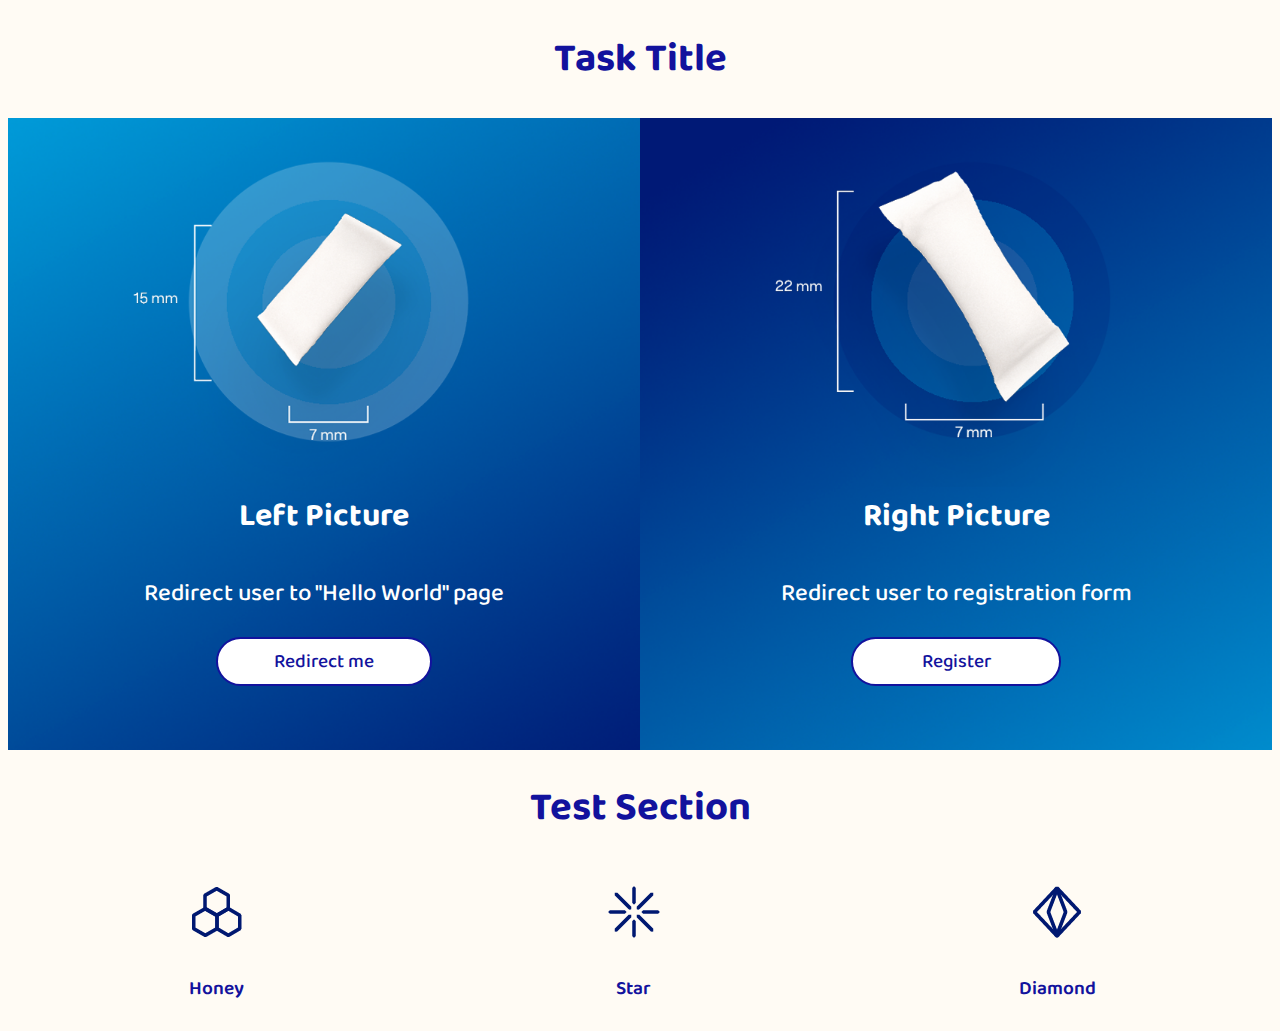
<file: index.html>
<!DOCTYPE html>
<head>
    <title>CU-BIT - Weather app</title>
    <link rel="icon" type="image/x-icon" href="Project_pictures/weather-favicon.png">
    <link rel="stylesheet" type="text/css" href="main.css">
    <link rel="preconnect" href="https://fonts.googleapis.com">
    <link rel="preconnect" href="https://fonts.gstatic.com" crossorigin>
    <link href="https://fonts.googleapis.com/css2?family=Baloo+2:wght@400..800&display=swap" rel="stylesheet">
    <meta name="author" content="Emanuel Valec">
    <meta name="keywords" content="API, weather, alignment, job">
    <meta name="description" content="Project task for frontend developer position.">
    <meta charset="UTF-8">
    <meta name="viewport" content="width=device-width, initial-scale=1.0">
</head>
<body>
    <section id="section_one">
        <h1 class="section-title">Task Title</h1>
        <div id="parts-container">
            <div id="left-part">
                <div class="part-content">
                    <h3>Left Picture</h3>
                    <p>Redirect user to "Hello World" page</p>
                    <a href="prijava.html"><button>Redirect me</button></a>
                </div>
            </div>
            <div id="right-part">
                <div class="part-content">
                    <h3>Right Picture</h3>
                    <p>Redirect user to registration form</p>
                    <a href="registracija.html"><button>Register</button></a>
                </div>
            </div>
        </div>    
    </section>

    <section id="section_two">
        <h1 class="section-title">Test Section</h1>
        <div id="test-parts-container">
            <div class="test-part">
                <img src="Project_pictures/HoneyPic.png" alt="Honey picture">
                <p>Honey</p>
            </div>
            <div class="test-part">
                <img src="Project_pictures/StarPic.png" alt="Star picture">
                <p>Star</p>
            </div>
            <div class="test-part">
                <img src="Project_pictures/DiamondPic.png" alt="Diamond picture">
                <p>Diamond</p>
            </div>
        </div>
    </section>
</body>
</html>
</file>
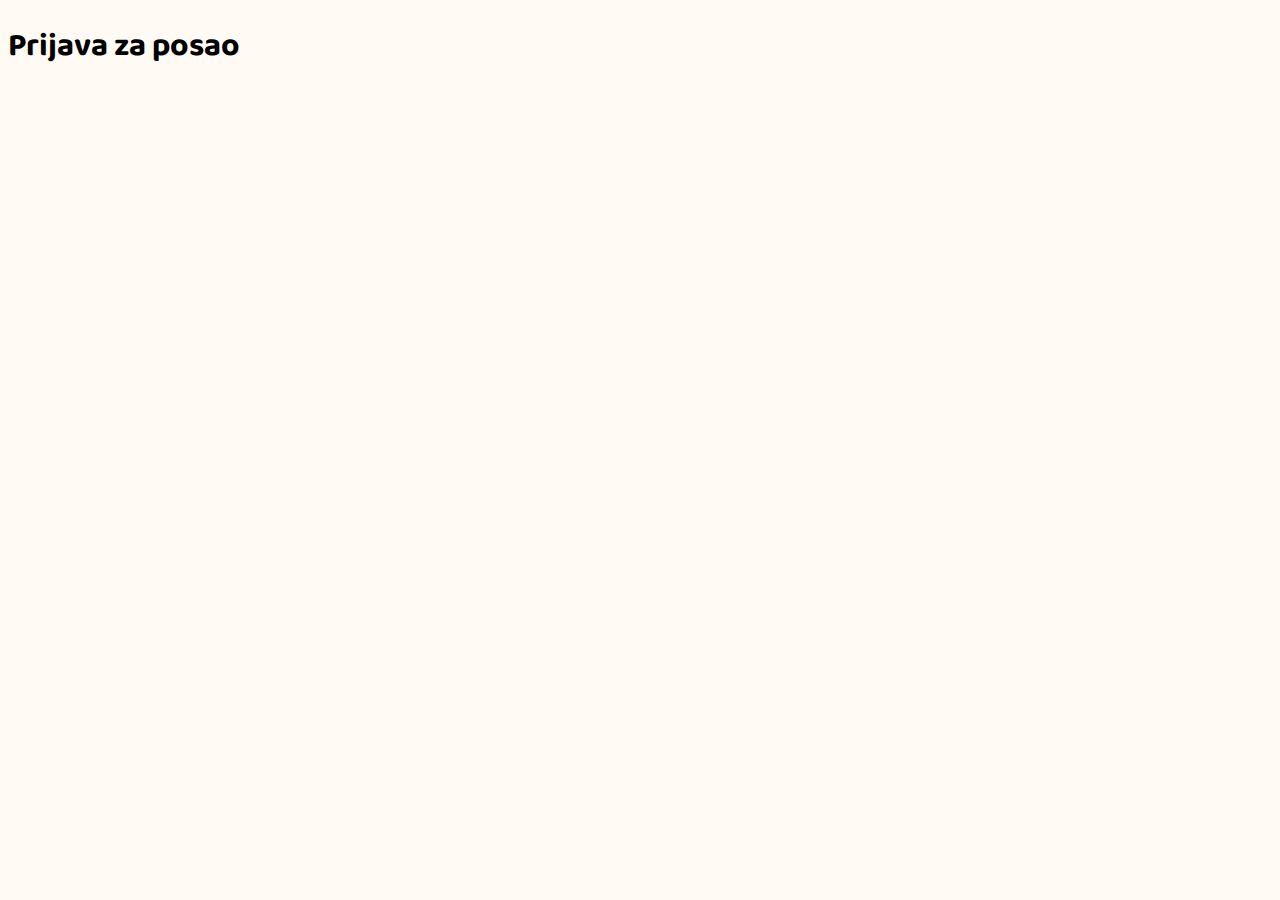
<file: prijava.html>
<!DOCTYPE html>
<head>
    <title>Prijava za posao</title>
    <link rel="icon" type="image/x-icon" href="Project_pictures/weather-favicon.png">
    <link rel="stylesheet" type="text/css" href="main.css">
    <link rel="preconnect" href="https://fonts.googleapis.com">
    <link rel="preconnect" href="https://fonts.gstatic.com" crossorigin>
    <link href="https://fonts.googleapis.com/css2?family=Baloo+2:wght@400..800&display=swap" rel="stylesheet">
    <meta name="author" content="Emanuel Valec">
    <meta name="keywords" content="Prijava, posao">
    <meta name="description" content="Prijava za posao">
    <meta charset="UTF-8">
    <meta name="viewport" content="width=device-width, initial-scale=1.0">
</head>
<body>
    <h1>Prijava za posao</h1>
</body>
</html>
</file>
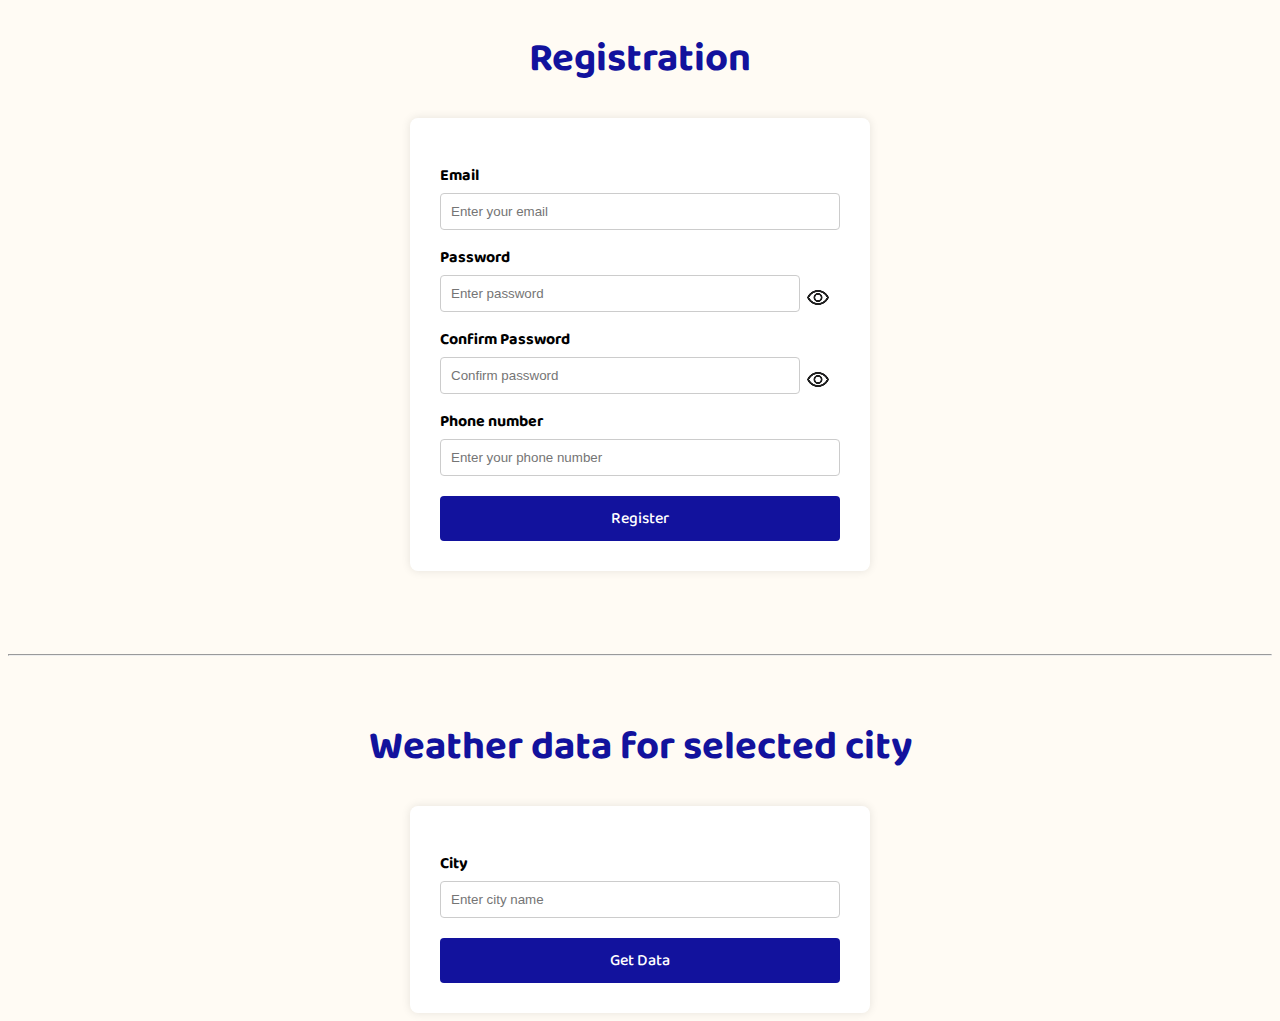
<file: registracija.html>
<!DOCTYPE html>
<head>
    <title>Registracija</title>
    <link rel="icon" type="image/x-icon" href="Project_pictures/weather-favicon.png">
    <link rel="stylesheet" type="text/css" href="main.css">
    <link rel="preconnect" href="https://fonts.googleapis.com">
    <link rel="preconnect" href="https://fonts.gstatic.com" crossorigin>
    <link href="https://fonts.googleapis.com/css2?family=Baloo+2:wght@400..800&display=swap" rel="stylesheet">
    <meta name="author" content="Emanuel Valec">
    <meta name="keywords" content="Registracija">
    <meta name="description" content="Stranica za registraciju">
    <meta charset="UTF-8">
    <meta name="viewport" content="width=device-width, initial-scale=1.0">
    <script src="https://code.jquery.com/jquery-3.6.0.min.js"></script>

</head>
<body>
    <h1 class="section-title">Registration</h1>
    <form id="registrationForm">
        <label for="email">Email</label>
        <input type="email" id="email" name="email" placeholder="Enter your email" required />
        <div class="error-msg" id="emailError"></div>

        <label for="password">Password</label>
        <div class="password-wrapper">
            <input type="password" id="password" placeholder="Enter password" required />
            <button type="button" class="toggle-password" data-target="password">
                <img src="Project_pictures/visibility-on.png" alt="visibility-on">
            </button>
        </div>
        <div class="error-msg" id="passwordError"></div>

        <label for="confirm-password">Confirm Password</label>
        <div class="password-wrapper">
            <input type="password" id="confirm-password" placeholder="Confirm password">
            <button type="button" class="toggle-password" data-target="confirm-password">
                <img src="Project_pictures/visibility-on.png" alt="visibility-on">
            </button>
        </div>
        <div class="error-msg" id="confirmPasswordError"></div>

        <label for="phone">Phone number</label>
        <input type="tel" id="phone" name="phone" placeholder="Enter your phone number" />

        <button type="submit">Register</button>
        <div class="error-msg" id="submitMessage"></div>
    </form>

    <br><br><br><hr><br>
    <h1 class="section-title">Weather data for selected city</h1>

    <form id="weather-form">
        <label for="city">City</label>
        <input type="text" id="city" placeholder="Enter city name" required>
        <button type="submit">Get Data</button>
        <div id="weather-result"></div>
    </form>

    <script src="main.js"></script>

</body>
</html>
</file>
<file: main.css>
body{
    background-color: rgb(255, 251, 244);
    font-family: 'Baloo 2', cursive;
}
#section-one{
    margin:0;
    padding:0;
}
.section-title{
    text-align: center;
    color:rgb(18, 18, 157);
    font-size: 40px;
}
#parts-container{
    display: flex;
    height: fit-content;
    margin: 0;
}
#left-part{
    flex: 1;
    display: flex;
    flex-direction: column;
    align-items: center;
    aspect-ratio: 1 / 1;
    background-image: url("Project_pictures/LeftPicture.png");
    background-repeat: no-repeat;
    background-size: contain;
}
#right-part{
    flex: 1;
    display: flex;
    flex-direction: column;
    align-items: center;
    aspect-ratio: 1 / 1;
    background-image: url("Project_pictures/RightPicture.png");
    background-repeat: no-repeat;
    background-size: contain;
}
.part-content{
    margin-top: auto;
    text-align: center;
    padding-bottom: 10%;
}
.part-content > h3{
    font-size: 200%;
    color:white;
}
.part-content > p{
    font-size: 150%;
    font-weight: 500;
    color:white;
}
.part-content > a > button{
    font-size: 120%;
    font-weight: 500;
    font-family: 'Baloo 2', cursive;
    color:rgb(18, 18, 157);
    background-color: white;
    border: 2px solid rgb(18, 18, 157);
    border-radius: 25px;
    width: 60%;
    padding: 2%;
    cursor: pointer;
}

#test-parts-container{
    display: flex;
    align-items: center;
    justify-content: space-around;
    height: 20%;
    padding-top: 1%;

}
.test-part{
    text-align: center;
    color:rgb(18, 18, 157);
    font-size: 120%;
    font-weight: 600;
}

form {
    max-width: 400px;
    margin: auto;
    background: #fff;
    padding: 30px;
    border-radius: 8px;
    box-shadow: 0 0 10px rgba(0,0,0,0.1);
}

label {
    display: block;
    margin-top: 15px;
    font-weight: bold;
}

input {
    padding: 10px;
    margin-top: 5px;
    box-sizing: border-box;
    border-radius: 4px;
    border: 1px solid #ccc;
}
#email, #phone, #city {
    width: 100%;
}

#password, #confirm-password{
    width: 90%;
}

.error {
    border: 1px solid red;
}

.error-msg {
    color: red;
    font-size: 0.9em;
}

.password-wrapper {
    position: relative;
}

.toggle-password {
    position: absolute;
    margin-top: 15px;
    background: none;
    border: none;
    cursor: pointer;
}

button[type="submit"] {
    width: 100%;
    margin-top: 20px;
    padding: 10px;
    background-color: rgb(18, 18, 157);
    color: white;
    border: none;
    border-radius: 4px;
    cursor: pointer;
    font-size: 100%;
    font-weight: 500;
    font-family: 'Baloo 2', cursive;
}
#weather-result{
    text-align: center;
    font-size: 120%;
    font-weight: bold;
}    

@media (max-width: 768px) {
    #parts-container, #test-parts-container {
        flex-direction: column;
    }
    .part-content{
        padding-bottom: 5%;
    }
    .part-content > h3{
        font-size: 150%;
    }
    .part-content > p{
        font-size: 120%;
    }
    .part-content > a > button{
        font-size: 120%;
    }
    .test-part > p{
        margin-top: -1%;
    }
    
}

@media (max-width: 1024px) {
    .part-content{
        padding-bottom: 5%;
    }
    .part-content > h3{
        font-size: 150%;
    }
    .part-content > p{
        font-size: 120%;
    }
    .part-content > button{
        font-size: 120%;
    }
}
</file>
